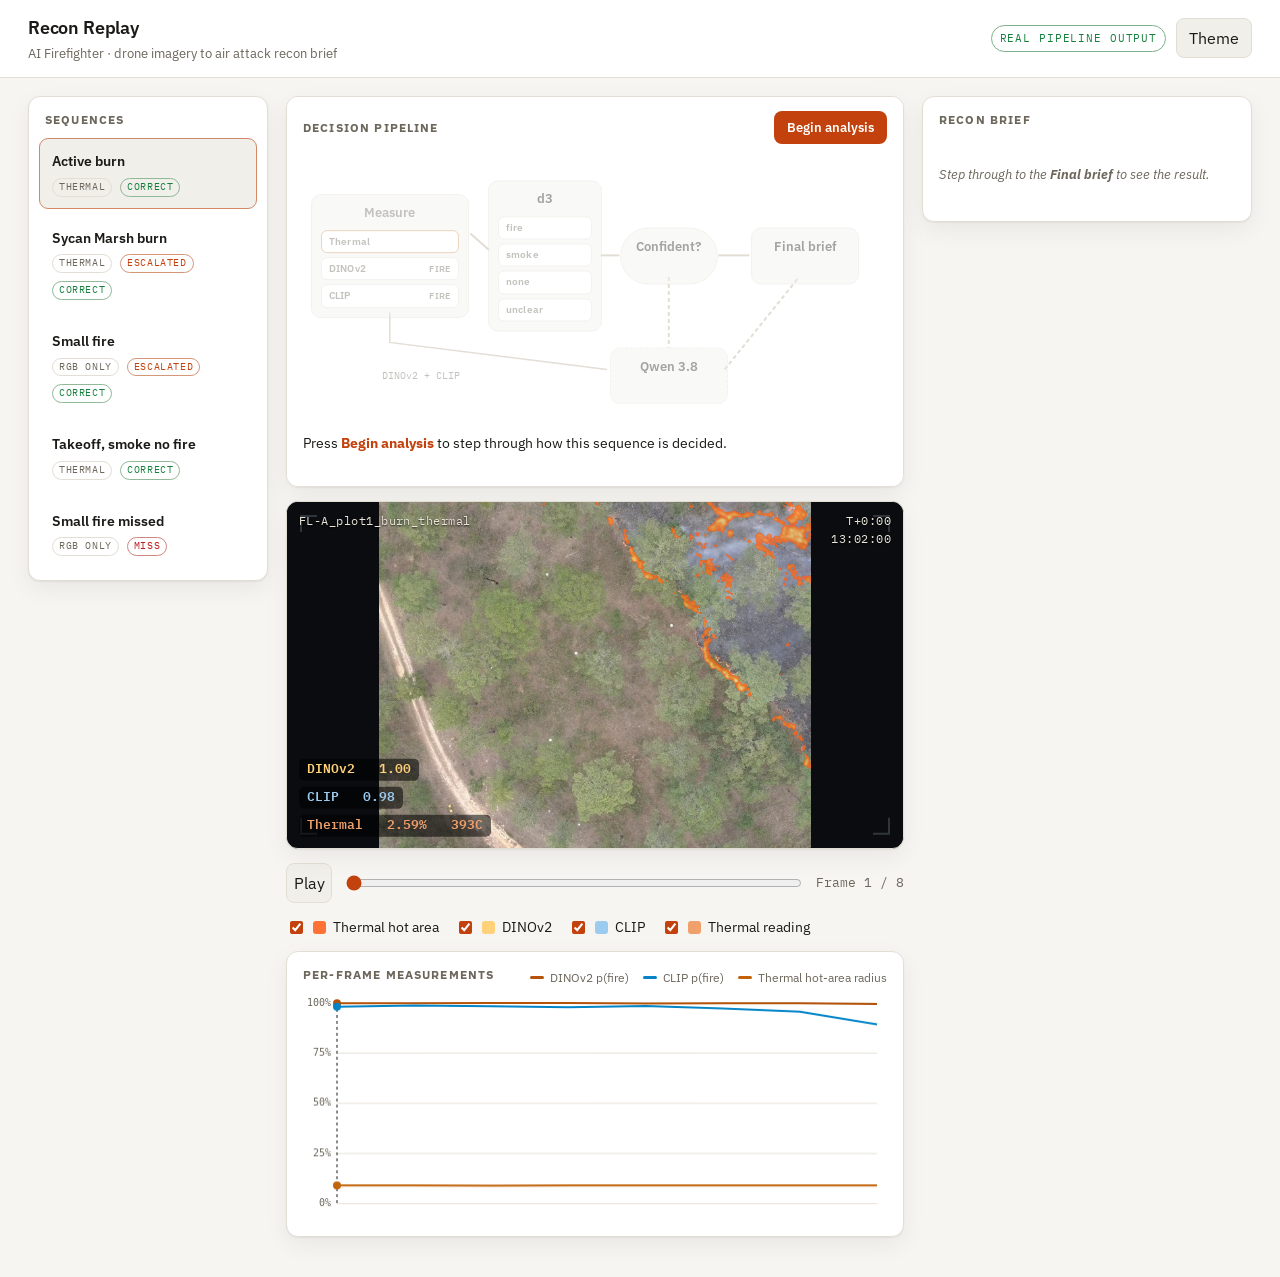
<file: webapp/index.html>
<!doctype html>
<html lang="en">
<head>
<meta charset="utf-8">
<meta name="viewport" content="width=device-width, initial-scale=1, viewport-fit=cover">
<title>Recon Replay</title>
<link rel="preconnect" href="https://fonts.googleapis.com">
<link rel="preconnect" href="https://fonts.gstatic.com" crossorigin>
<link rel="stylesheet" href="https://fonts.googleapis.com/css2?family=IBM+Plex+Mono:wght@400;600;700&family=IBM+Plex+Sans:wght@400;500;600&display=swap">
<link rel="stylesheet" href="styles.css">
</head>
<body>
<header class="app-header">
  <div class="brand">
    <h1>Recon Replay</h1>
    <span class="sub">AI Firefighter &middot; drone imagery to air attack recon brief</span>
  </div>
  <div class="header-right">
    <span class="badge real">Real pipeline output</span>
    <button id="theme" type="button">Theme</button>
  </div>
</header>

<main class="layout">
  <aside class="panel picker">
    <h2>Sequences</h2>
    <ul id="seq-list" class="seq-list"></ul>
  </aside>

  <section class="stage">
    <div class="flow" id="flow">
      <div class="flow-head">
        <h3>Decision pipeline</h3>
        <div class="flow-ctrl">
          <button id="flow-begin" type="button">Begin analysis</button>
          <button id="flow-next" type="button" hidden>Next step</button>
          <button id="flow-reset" type="button" hidden>Reset</button>
        </div>
      </div>
      <div class="flow-diagram" id="flow-diagram">
        <svg class="flow-lines" viewBox="0 0 100 100" preserveAspectRatio="none" aria-hidden="true">
          <!-- decision path: thermal informs d3; d3 to gate; gate to final (direct or down to Qwen) -->
          <path class="ln" id="ln-therm-d3" d="M27,30 L30,36" vector-effect="non-scaling-stroke"/>
          <path class="ln" id="ln-d3-gate" d="M48,38 L51,38" vector-effect="non-scaling-stroke"/>
          <path class="ln" id="ln-gate-final" d="M67,38 L72,38" vector-effect="non-scaling-stroke"/>
          <path class="ln dot" id="ln-gate-qwen" d="M59,46 L59,72" vector-effect="non-scaling-stroke"/>
          <path class="ln dot" id="ln-qwen-final" d="M68,80 L80,46" vector-effect="non-scaling-stroke"/>
          <!-- evidence path: DINOv2 + CLIP feed Qwen, which writes the brief -->
          <path class="ln soft" id="ln-ev-qwen" d="M14,59 L14,70 L49,80" vector-effect="non-scaling-stroke"/>
        </svg>

        <div class="node measure" id="n-measure">
          <span class="nt">Measure</span>
          <div class="readouts">
            <div class="ro feed"><span class="ro-k">Thermal</span><span class="ro-v therm mono" id="m-therm">&mdash;</span></div>
            <div class="ro"><span class="ro-k">DINOv2</span><span class="ro-g"><span class="ro-v det mono" id="m-det">&mdash;</span><span class="ro-u">fire</span></span></div>
            <div class="ro"><span class="ro-k">CLIP</span><span class="ro-g"><span class="ro-v clip mono" id="m-clip">&mdash;</span><span class="ro-u">fire</span></span></div>
          </div>
        </div>

        <div class="node d3card" id="n-d3">
          <span class="nt">d3</span>
          <div class="readouts">
            <div class="ro" id="d3row-fire"><span class="ro-k">fire</span><span class="ro-v mono" id="d3-fire">&mdash;</span></div>
            <div class="ro" id="d3row-smoke_only"><span class="ro-k">smoke</span><span class="ro-v mono" id="d3-smoke">&mdash;</span></div>
            <div class="ro" id="d3row-none"><span class="ro-k">none</span><span class="ro-v mono" id="d3-none">&mdash;</span></div>
            <div class="ro" id="d3row-unclear"><span class="ro-k">unclear</span><span class="ro-v mono" id="d3-unclear">&mdash;</span></div>
          </div>
        </div>

        <div class="node gate" id="n-gate">
          <span class="nt">Confident?</span>
          <span class="gate-cmp mono"><span id="gate-p">&mdash;</span><span id="gate-op">&ge; 80%</span></span>
          <span class="nd" id="nd-gate">&middot;</span>
        </div>
        <div class="node second" id="n-qwen"><span class="nt">Qwen 3.8</span><span class="nd">second opinion</span><span class="node-x">&times;</span></div>
        <div class="node" id="n-final"><span class="nt">Final brief</span><span class="nd" id="nd-final">&middot;</span></div>
        <div class="ev-label" id="ev-label">DINOv2 + CLIP</div>
        <div class="to-brief" id="to-brief">Qwen&rsquo;s brief &rarr;</div>
      </div>
      <div class="flow-caption" id="flow-caption">Press <b>Begin analysis</b> to step through how this sequence is decided.</div>
      <div class="toolcalls" id="toolcalls" hidden>
        <div class="tc-head">
          <span class="tc-title">Qwen&rsquo;s tool calls</span>
          <span class="tc-note">evidence for the brief</span>
        </div>
        <ol class="tc-list mono" id="tc-list"></ol>
      </div>
    </div>

    <div class="viewer">
      <canvas id="frame"></canvas>
      <div class="stamp" id="stamp-l"></div>
      <div class="stamp right mono" id="stamp-r"></div>
    </div>

    <div class="transport">
      <button id="play" class="play" type="button">Play</button>
      <input id="scrub" type="range" min="0" max="0" value="0" step="1" aria-label="Timeline scrubber">
      <span id="counter" class="counter">Frame 1 / 1</span>
    </div>

    <div class="toggles">
      <label><input id="tg-mask" type="checkbox" checked><span class="swatch" style="background:rgba(255,90,20,.85)"></span>Thermal hot area</label>
      <label><input id="tg-score" type="checkbox" checked><span class="swatch" style="background:#ffd27a"></span>DINOv2</label>
      <label><input id="tg-clip" type="checkbox" checked><span class="swatch" style="background:#9ccbf0"></span>CLIP</label>
      <label><input id="tg-thermal" type="checkbox" checked><span class="swatch" style="background:#f0a06a"></span>Thermal reading</label>
    </div>

    <div class="chartwrap">
      <div class="chart-head">
        <h3>Per-frame measurements</h3>
        <div class="legend" id="chart-legend"></div>
      </div>
      <div class="chartbox" id="chartbox">
        <canvas id="chart"></canvas>
        <div class="chart-tip mono" id="chart-tip" hidden></div>
      </div>
    </div>
  </section>

  <aside class="panel brief">
    <h2>Recon brief</h2>
    <div class="brief-body" id="brief-body"></div>
  </aside>
</main>

<script src="data.js"></script>
<script src="frames/manifest.js"></script>
<script src="tool_calls.js"></script>
<script src="app.js"></script>
</body>
</html>
</file>
<file: webapp/styles.css>
/* Layout: three columns on desktop (picker | stage | brief), stacked on phone.
   Dark-aware operational console. Chart series and frame imagery use their own
   fixed palettes; everything else is driven by the tokens below. */
:root {
  --bg: #f6f5f2;
  --surface: #ffffff;
  --surface-2: #f1efea;
  --border: #e3ded4;
  --fg: #1b1a17;
  --muted: #6c665b;
  --accent: #c2410c;
  --accent-ink: #ffffff;
  --good: #15803d;
  --warn: #b45309;
  --bad: #b91c1c;
  --series-area: #c2630a;
  --series-score: #b45309;
  --series-clip: #0284c7;
  --grid: #e7e2d8;
  --shadow: 0 1px 2px rgba(20, 18, 12, .06), 0 8px 24px rgba(20, 18, 12, .06);
  --font-ui: "IBM Plex Sans", system-ui, -apple-system, Segoe UI, Roboto, sans-serif;
  --font-mono: "IBM Plex Mono", ui-monospace, SFMono-Regular, Menlo, monospace;
}
@media (prefers-color-scheme: dark) {
  :root:not([data-theme="light"]) {
    --bg: #141311;
    --surface: #1c1b18;
    --surface-2: #232019;
    --border: #353027;
    --fg: #f3efe7;
    --muted: #a69e8f;
    --accent: #f59e0b;
    --accent-ink: #1b1403;
    --good: #4ade80;
    --warn: #fbbf24;
    --bad: #f87171;
    --series-area: #f0882f;
    --series-score: #fbbf24;
    --series-clip: #38bdf8;
    --grid: #2c281f;
    --shadow: 0 1px 2px rgba(0, 0, 0, .4), 0 10px 30px rgba(0, 0, 0, .35);
    color-scheme: dark;
  }
}
:root[data-theme="dark"] {
  --bg: #141311;
  --surface: #1c1b18;
  --surface-2: #232019;
  --border: #353027;
  --fg: #f3efe7;
  --muted: #a69e8f;
  --accent: #f59e0b;
  --accent-ink: #1b1403;
  --good: #4ade80;
  --warn: #fbbf24;
  --bad: #f87171;
  --series-area: #f0882f;
  --series-score: #fbbf24;
  --series-clip: #38bdf8;
  --grid: #2c281f;
  --shadow: 0 1px 2px rgba(0, 0, 0, .4), 0 10px 30px rgba(0, 0, 0, .35);
  color-scheme: dark;
}

* { box-sizing: border-box; }
body {
  margin: 0;
  background: var(--bg);
  color: var(--fg);
  font-family: var(--font-ui);
  line-height: 1.5;
  -webkit-font-smoothing: antialiased;
}
h1, h2, h3 { text-wrap: balance; margin: 0; }
.mono { font-family: var(--font-mono); font-variant-numeric: tabular-nums; }

.app-header {
  display: flex;
  align-items: center;
  justify-content: space-between;
  gap: 16px;
  flex-wrap: wrap;
  padding: 14px clamp(16px, 4vw, 28px);
  border-bottom: 1px solid var(--border);
  background: var(--surface);
}
.brand { display: flex; flex-direction: column; gap: 2px; }
.brand h1 { font-size: 1.15rem; font-weight: 600; letter-spacing: -.01em; }
.brand .sub { color: var(--muted); font-size: .8rem; }
.header-right { display: flex; align-items: center; gap: 10px; }

.badge {
  font-family: var(--font-mono);
  font-size: .68rem;
  text-transform: uppercase;
  letter-spacing: .08em;
  padding: 4px 8px;
  border-radius: 999px;
  border: 1px solid var(--border);
  color: var(--muted);
}
.badge.mock { border-color: color-mix(in srgb, var(--warn) 50%, var(--border)); color: var(--warn); }
.badge.real { border-color: color-mix(in srgb, var(--good) 50%, var(--border)); color: var(--good); }

button {
  font: inherit;
  color: var(--fg);
  background: var(--surface-2);
  border: 1px solid var(--border);
  border-radius: 8px;
  padding: 7px 12px;
  cursor: pointer;
}
button:hover { border-color: color-mix(in srgb, var(--accent) 40%, var(--border)); }
button:focus-visible { outline: 2px solid var(--accent); outline-offset: 2px; }

.layout {
  display: grid;
  grid-template-columns: 240px minmax(0, 1fr) 330px;
  gap: 18px;
  align-items: start;
  padding: 18px clamp(16px, 4vw, 28px) 40px;
  max-width: 1320px;
  margin: 0 auto;
}
.panel {
  background: var(--surface);
  border: 1px solid var(--border);
  border-radius: 12px;
  box-shadow: var(--shadow);
}
.panel h2 {
  font-size: .72rem;
  text-transform: uppercase;
  letter-spacing: .1em;
  color: var(--muted);
  padding: 14px 16px 10px;
}

/* Sequence picker */
.seq-list { list-style: none; margin: 0; padding: 0 10px 12px; display: flex; flex-direction: column; gap: 6px; }
.seq-item {
  display: flex;
  flex-direction: column;
  gap: 6px;
  width: 100%;
  text-align: left;
  padding: 11px 12px;
  border-radius: 9px;
  background: transparent;
  border: 1px solid transparent;
}
.seq-item:hover { background: var(--surface-2); }
.seq-item[aria-current="true"] {
  background: var(--surface-2);
  border-color: color-mix(in srgb, var(--accent) 55%, var(--border));
}
.seq-item .name { font-weight: 600; font-size: .9rem; }
.seq-item .meta { display: flex; align-items: center; gap: 8px; flex-wrap: wrap; }
.dot { width: 8px; height: 8px; border-radius: 50%; flex: none; }
.dot.ok { background: var(--good); }
.dot.warn { background: var(--warn); }
.dot.bad { background: var(--bad); }
.seq-item .tag { font-family: var(--font-mono); font-size: .62rem; color: var(--muted); text-transform: uppercase; letter-spacing: .06em; padding: 1px 6px; border-radius: 999px; border: 1px solid var(--border); }
.seq-item .tag.ok { color: var(--good); border-color: color-mix(in srgb, var(--good) 40%, var(--border)); }
.seq-item .tag.miss { color: var(--bad); border-color: color-mix(in srgb, var(--bad) 45%, var(--border)); }
.seq-item .tag.esc { color: var(--accent); border-color: color-mix(in srgb, var(--accent) 45%, var(--border)); }

/* Stage */
.stage { display: flex; flex-direction: column; gap: 14px; min-width: 0; }
.viewer {
  position: relative;
  aspect-ratio: 16 / 9;
  width: 100%;
  background: #0c0d10;
  border: 1px solid var(--border);
  border-radius: 12px;
  overflow: hidden;
  box-shadow: var(--shadow);
}
.viewer canvas { position: absolute; inset: 0; width: 100%; height: 100%; display: block; }
.stamp {
  position: absolute;
  top: 10px; left: 12px;
  font-family: var(--font-mono);
  font-size: .72rem;
  color: #e9e4d6;
  text-shadow: 0 1px 2px rgba(0,0,0,.8);
  letter-spacing: .04em;
}
.stamp.right { left: auto; right: 12px; text-align: right; }

.transport { display: flex; align-items: center; gap: 12px; }
.transport .play { width: 46px; display: flex; align-items: center; justify-content: center; }
input[type="range"] { flex: 1; accent-color: var(--accent); cursor: pointer; }
.counter { font-family: var(--font-mono); font-size: .8rem; color: var(--muted); white-space: nowrap; }

.toggles { display: flex; gap: 16px; flex-wrap: wrap; font-size: .85rem; }
.toggles label { display: inline-flex; align-items: center; gap: 7px; cursor: pointer; }
.toggles input { accent-color: var(--accent); }
.swatch { width: 13px; height: 13px; border-radius: 3px; flex: none; }

/* Decision pipeline (interactive) */
.flow { background: var(--surface); border: 1px solid var(--border); border-radius: 12px; padding: 14px 16px 16px; box-shadow: var(--shadow); overflow-x: auto; }
.flow-head { display: flex; align-items: center; justify-content: space-between; gap: 10px; margin-bottom: 8px; }
.flow-head h3 { font-size: .72rem; text-transform: uppercase; letter-spacing: .1em; color: var(--muted); }
.flow-ctrl { display: flex; gap: 8px; }
.flow-ctrl button { padding: 6px 12px; font-size: .82rem; }
#flow-begin, #flow-next { background: var(--accent); color: var(--accent-ink); border-color: transparent; font-weight: 600; }
#flow-begin:hover, #flow-next:hover { filter: brightness(1.06); border-color: transparent; }

.flow-diagram { position: relative; width: 100%; min-width: 620px; height: 272px; }
.flow-lines { position: absolute; inset: 0; width: 100%; height: 100%; }
.flow-lines .ln { fill: none; stroke: var(--border); stroke-width: 2; transition: stroke .25s; }
.flow-lines .ln.dot { stroke-dasharray: 4 3; }
.flow-lines .ln.on { stroke: var(--accent); }
.flow-lines .ln.soft { stroke-width: 1.5; stroke: var(--border); }
.flow-lines .ln.soft.on { stroke: color-mix(in srgb, var(--series-score) 55%, var(--muted)); }

.node {
  position: absolute; transform: translate(-50%, -50%);
  width: 120px; padding: 9px 10px; border-radius: 10px;
  background: var(--surface-2); border: 1px solid var(--border);
  display: flex; flex-direction: column; gap: 2px; text-align: center;
  opacity: .4; transition: opacity .25s, border-color .25s, box-shadow .25s;
}
.node.lit { opacity: 1; border-color: color-mix(in srgb, var(--accent) 55%, var(--border)); box-shadow: var(--shadow); }
.node .nt { font-weight: 600; font-size: .82rem; }
.node .nd { font-family: var(--font-mono); font-size: .64rem; color: var(--muted); opacity: 0; transition: opacity .25s; }
.node.lit .nd { opacity: 1; }
.node.gate { width: 108px; border-radius: 999px; }
.node.second { border-style: dashed; }
.node.second .node-x { display: none; position: absolute; inset: 0; align-items: center; justify-content: center; font-size: 2.2rem; color: var(--bad); font-weight: 700; }
.node.second.bypassed { opacity: .55; border-color: var(--border); box-shadow: none; }
.node.second.bypassed .nd { opacity: 1; }
.node.second.bypassed .node-x { display: flex; }

/* Measure and d3 are both cards of stacked readouts. Measure shows the three
   per-frame gauges (thermal feeds d3; DINOv2 + CLIP feed the brief). d3 shows
   its status probabilities, with the winning status highlighted. */
.node.measure, .node.d3card { padding: 8px 9px 9px; gap: 5px; }
.node.measure .nt, .node.d3card .nt { margin-bottom: 2px; }
.readouts { display: flex; flex-direction: column; gap: 4px; }
.ro { display: flex; align-items: center; justify-content: space-between; gap: 8px; padding: 3px 7px; border-radius: 6px; background: var(--surface); border: 1px solid var(--border); }
.ro.feed { border-color: color-mix(in srgb, var(--series-area) 60%, var(--border)); }
.ro.win { border-color: color-mix(in srgb, var(--accent) 60%, var(--border)); background: color-mix(in srgb, var(--accent) 12%, var(--surface)); }
.ro-k { font-size: .64rem; font-weight: 600; color: var(--muted); letter-spacing: .02em; }
.ro-g { display: inline-flex; align-items: baseline; gap: 5px; }
.ro-u { font-size: .55rem; font-weight: 600; color: var(--muted); text-transform: uppercase; letter-spacing: .04em; }
.ro-v { font-size: .66rem; font-weight: 700; display: inline-block; min-width: 2.5em; text-align: right; }
.ro-v.det { color: var(--series-score); }
.ro-v.clip { color: var(--series-clip); }
.ro-v.therm { color: var(--series-area); }
.ro.win .ro-k, .ro.win .ro-v { color: var(--accent); }
/* Once d3 has answered, fade the statuses it did not pick and lift the winner. */
.node.d3card.decided .ro { opacity: .34; transition: opacity .3s; }
.node.d3card.decided .ro.win { opacity: 1; }
.node.d3card.decided .ro.win .ro-v { font-size: .74rem; }

/* Gate comparison: d3's top prob vs the accept bar, inside the box. */
.gate-cmp { display: none; gap: 5px; align-items: baseline; justify-content: center;
  font-family: var(--font-mono); font-weight: 700; font-size: .66rem; margin: 1px 0 1px; }
.node.gate.lit .gate-cmp, #n-gate.pass .gate-cmp, #n-gate.fail .gate-cmp { display: inline-flex; }
.gate-cmp #gate-p { font-size: .82rem; }
.gate-cmp #gate-op { color: var(--muted); }
#n-gate.pass #gate-p { color: var(--good); }
#n-gate.fail #gate-p { color: var(--bad); }
#n-gate.pass, #n-gate.fail { width: auto; min-width: 98px; padding-left: 10px; padding-right: 10px; }

.ev-label { position: absolute; left: 19%; top: 82%; transform: translate(-50%, -50%); font-family: var(--font-mono); font-size: .6rem; color: var(--muted); opacity: .4; white-space: nowrap; transition: opacity .25s; }
.flow-diagram.ev-on .ev-label { opacity: 1; }
.to-brief { position: absolute; right: 2px; top: 54%; font-family: var(--font-mono); font-size: .62rem; font-weight: 600; color: var(--accent); white-space: nowrap; opacity: 0; transform: translate(6px, -50%); transition: opacity .3s, transform .3s; }
.flow-diagram.brief-on .to-brief { opacity: 1; transform: translate(0, -50%); }

#n-measure { left: 14%; top: 38%; width: 158px; }
#n-d3 { left: 39%; top: 38%; width: 114px; }
#n-gate { left: 59%; top: 38%; width: 98px; }
#n-final { left: 81%; top: 38%; width: 108px; }
#n-qwen { left: 59%; top: 82%; width: 118px; }

.flow-caption { margin-top: 10px; font-size: .86rem; color: var(--fg); min-height: 2.6em; line-height: 1.4; }
.flow-caption b { color: var(--accent); }

/* Qwen's tool-call log, shown on escalated sequences when the Qwen node is reached. */
.toolcalls { margin-top: 10px; border: 1px solid var(--border); border-radius: 10px; background: var(--surface-2); padding: 10px 12px; }
.tc-head { display: flex; align-items: baseline; gap: 10px; margin-bottom: 8px; }
.tc-title { font-size: .72rem; font-weight: 600; text-transform: uppercase; letter-spacing: .08em; color: var(--fg); }
.tc-note { font-size: .68rem; color: var(--muted); }
.tc-list { list-style: none; margin: 0; padding: 0; display: flex; flex-direction: column; gap: 4px; }
.tc-call { display: flex; flex-wrap: wrap; align-items: baseline; gap: 8px; font-size: .72rem; padding: 4px 8px; border-radius: 6px; background: var(--surface); border: 1px solid var(--border); opacity: 0; animation: tcIn .34s ease forwards; }
@keyframes tcIn { from { opacity: 0; transform: translateY(6px); } to { opacity: 1; transform: none; } }
.tc-call.finish { border-color: color-mix(in srgb, var(--good) 35%, var(--border)); }
.tc-name { font-weight: 700; color: var(--accent); white-space: nowrap; }
.tc-call.finish .tc-name { color: var(--good); }
.tc-frame { color: var(--fg); }
.tc-ret { color: var(--muted); display: inline-flex; flex-wrap: wrap; align-items: baseline; gap: 6px; }
.tc-p b { color: var(--fg); }
.tc-p.hot b { color: var(--accent); }
.tc-dot { color: var(--border); }

.chartwrap { background: var(--surface); border: 1px solid var(--border); border-radius: 12px; padding: 14px 16px 10px; box-shadow: var(--shadow); min-width: 0; }
.chart-head { display: flex; align-items: baseline; justify-content: space-between; gap: 10px; margin-bottom: 6px; }
.chart-head h3 { font-size: .72rem; text-transform: uppercase; letter-spacing: .1em; color: var(--muted); }
.legend { display: flex; gap: 14px; font-size: .76rem; color: var(--muted); }
.legend span { display: inline-flex; align-items: center; gap: 6px; }
.legend i { width: 14px; height: 3px; border-radius: 2px; display: inline-block; }
.chartbox { position: relative; width: 100%; aspect-ratio: 5 / 2; }
.chartbox canvas { position: absolute; inset: 0; width: 100%; height: 100%; }
.chart-tip {
  position: absolute; pointer-events: none; z-index: 2;
  background: var(--surface); border: 1px solid var(--border); border-radius: 7px;
  padding: 6px 8px; font-family: var(--font-mono); font-size: .7rem; box-shadow: var(--shadow);
  transform: translate(-50%, -115%); white-space: nowrap;
}

/* Brief */
.brief .brief-body { padding: 4px 16px 16px; display: flex; flex-direction: column; gap: 2px; }
.brief-wait { color: var(--muted); font-size: .84rem; font-style: italic; padding: 8px 0; }
/* Reveal the brief field by field when the walkthrough reaches the Final brief. */
.brief-body.revealing > * { animation: briefIn .38s ease both; }
.brief-body.revealing > *:nth-child(1) { animation-delay: .00s; }
.brief-body.revealing > *:nth-child(2) { animation-delay: .07s; }
.brief-body.revealing > *:nth-child(3) { animation-delay: .14s; }
.brief-body.revealing > *:nth-child(4) { animation-delay: .21s; }
.brief-body.revealing > *:nth-child(5) { animation-delay: .28s; }
.brief-body.revealing > *:nth-child(6) { animation-delay: .35s; }
.brief-body.revealing > *:nth-child(7) { animation-delay: .42s; }
.brief-body.revealing > *:nth-child(8) { animation-delay: .49s; }
.brief-body.revealing > *:nth-child(n+9) { animation-delay: .56s; }
#brief-summary::after { content: "\2588"; color: var(--accent); animation: caret 1s step-end infinite; }
#brief-summary.done::after { content: ""; }
@keyframes briefIn { from { opacity: 0; transform: translateY(6px); } to { opacity: 1; transform: none; } }
@keyframes caret { 50% { opacity: 0; } }
@media (prefers-reduced-motion: reduce) {
  .brief-body.revealing > * { animation: none; }
  #brief-summary::after { content: ""; }
}
.field { padding: 10px 0; border-top: 1px solid var(--border); }
.field:first-child { border-top: none; }
.field .k { font-size: .68rem; text-transform: uppercase; letter-spacing: .09em; color: var(--muted); margin-bottom: 3px; }
.field .v { font-size: .92rem; }
.field.pending .v { color: var(--muted); font-style: italic; }
.pill {
  display: inline-flex; align-items: center; gap: 6px;
  font-family: var(--font-mono); font-size: .74rem; font-weight: 600;
  padding: 3px 9px; border-radius: 999px; text-transform: uppercase; letter-spacing: .05em;
}
.pill.high { background: color-mix(in srgb, var(--good) 20%, transparent); color: var(--good); }
.pill.medium { background: color-mix(in srgb, var(--warn) 22%, transparent); color: var(--warn); }
.pill.low { background: color-mix(in srgb, var(--bad) 20%, transparent); color: var(--bad); }
.pill.na { background: var(--surface-2); color: var(--muted); }
/* Brief verdict + narrative */
.verdict { display: flex; align-items: center; gap: 10px; flex-wrap: wrap; padding: 4px 0 8px; }
.presence { font-family: var(--font-mono); font-weight: 700; font-size: .9rem; padding: 4px 11px; border-radius: 8px; text-transform: uppercase; letter-spacing: .03em; }
.presence.s-fire { background: color-mix(in srgb, var(--bad) 20%, transparent); color: var(--bad); }
.presence.s-none { background: color-mix(in srgb, var(--good) 20%, transparent); color: var(--good); }
.presence.s-smoke { background: color-mix(in srgb, var(--warn) 22%, transparent); color: var(--warn); }
.presence.s-ind { background: var(--surface-2); color: var(--muted); border: 1px solid var(--border); }
.prov { margin: 0 0 4px; font-size: .7rem; color: var(--muted); line-height: 1.4; }
.measure { color: var(--muted); font-size: .82rem; }
.miss-note { color: var(--bad); }
.brief-list { margin: 4px 0 0; padding-left: 18px; font-size: .84rem; display: flex; flex-direction: column; gap: 4px; }
.summary { padding: 10px 0 2px; border-top: 1px solid var(--border); }
.summary .k { font-size: .68rem; text-transform: uppercase; letter-spacing: .09em; color: var(--muted); margin-bottom: 4px; }
.summary p { margin: 0; font-size: .86rem; }

@media (max-width: 920px) {
  .layout { grid-template-columns: 1fr; }
  .panel.picker { order: -1; }
  .seq-list { flex-direction: row; overflow-x: auto; padding-bottom: 14px; }
  .seq-item { min-width: 210px; }
}
@media (prefers-reduced-motion: reduce) {
  * { scroll-behavior: auto; }
}
</file>
